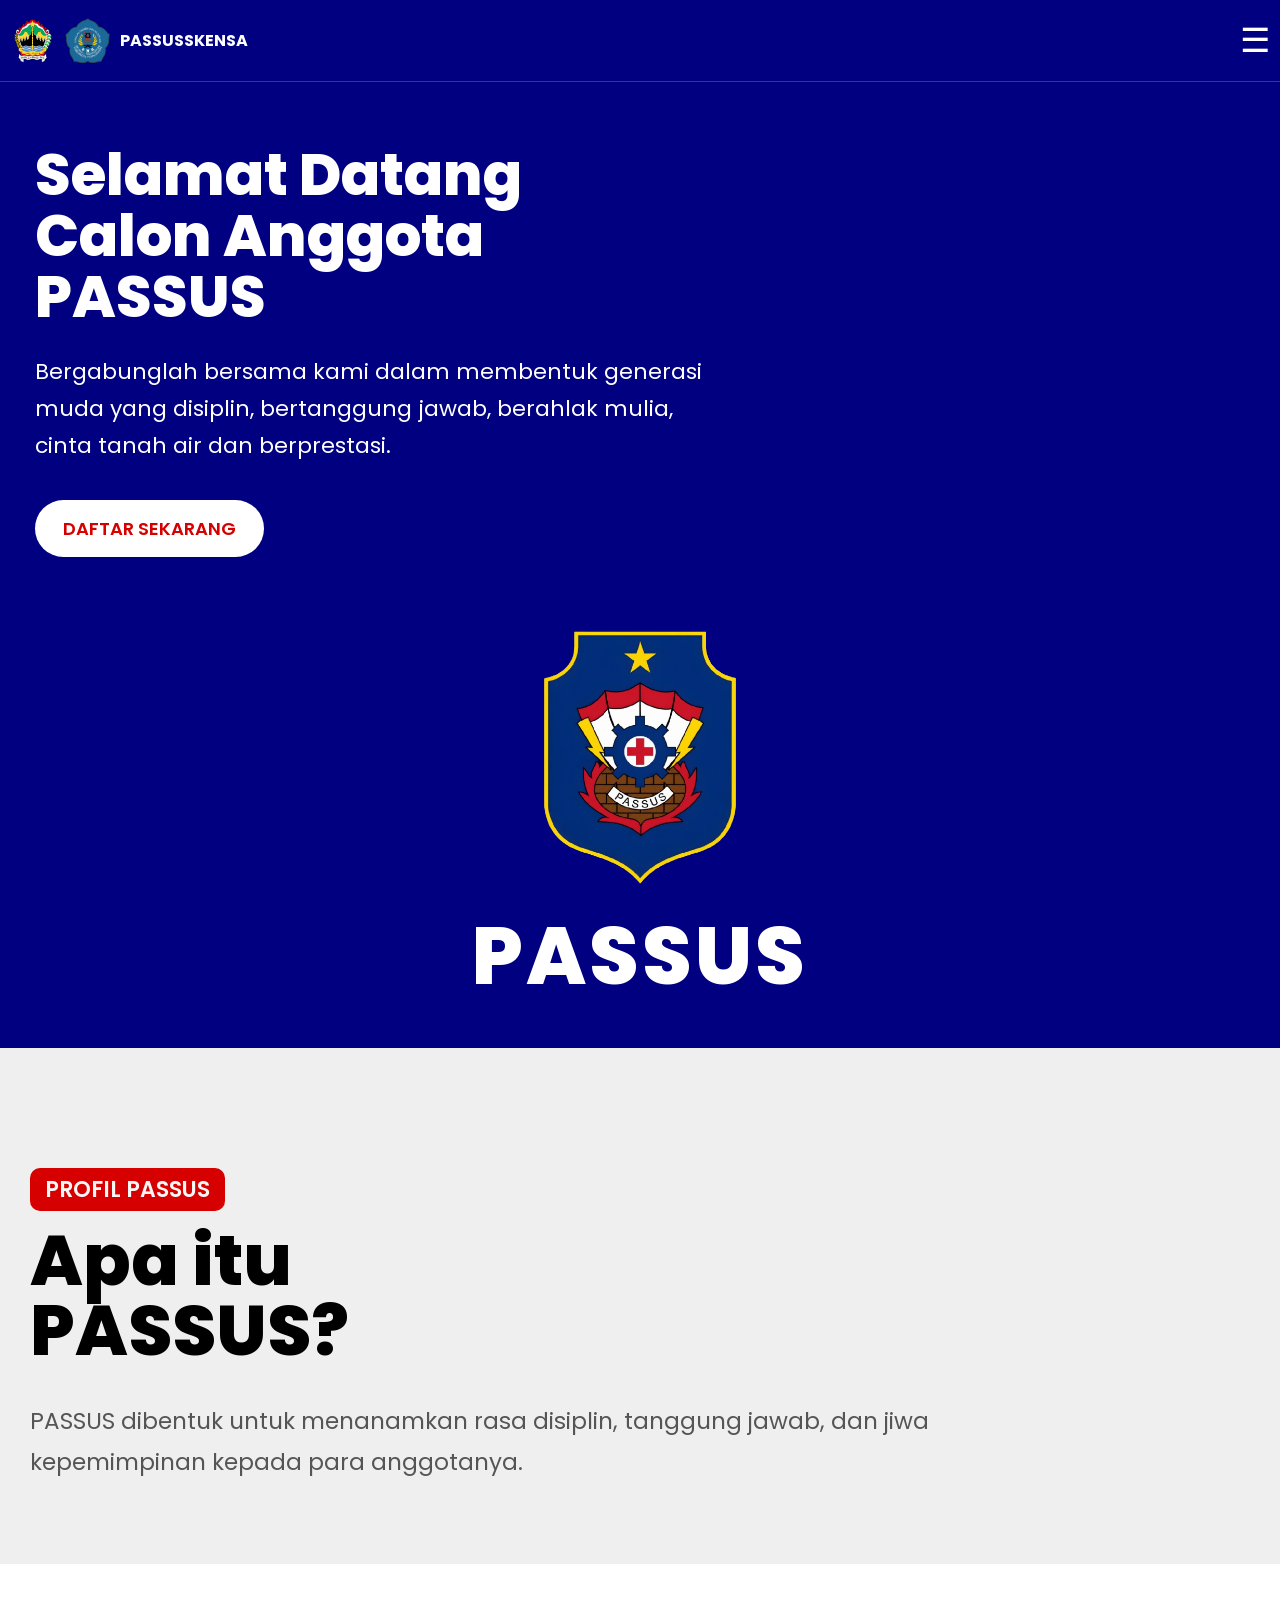
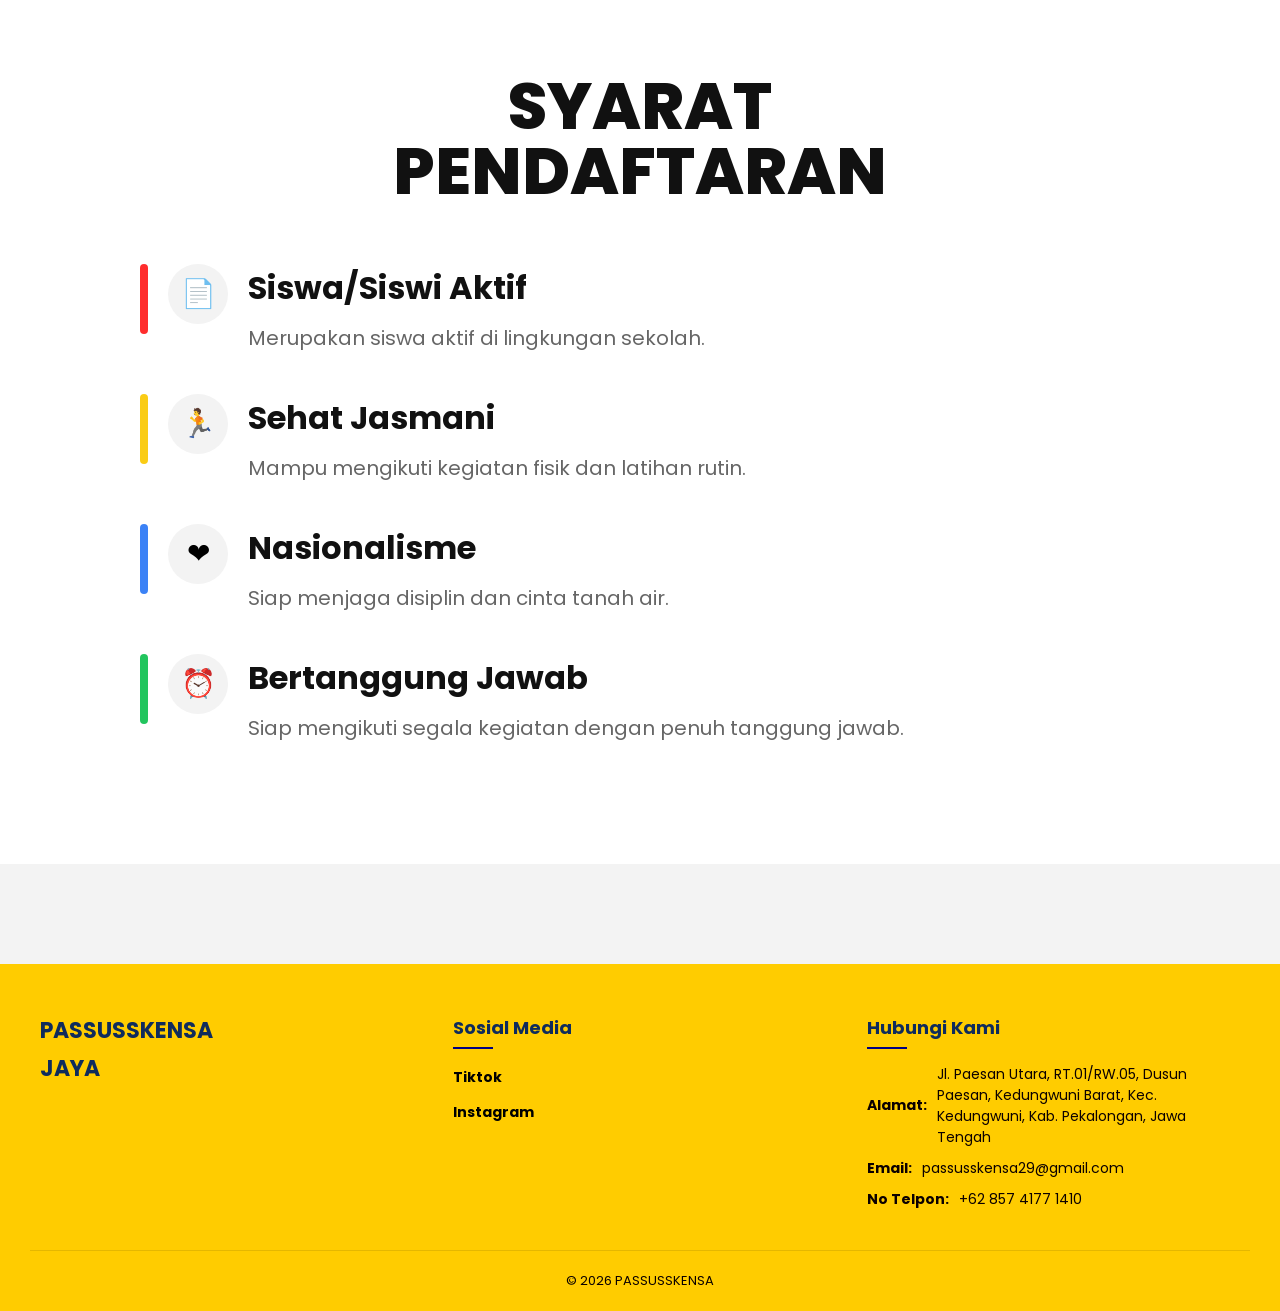
<file: index.html>
<!DOCTYPE html>
<html lang="id">
<head>
    <meta charset="UTF-8">
    <meta name="viewport" content="width=device-width, initial-scale=1.0">
    <title>PASSUS SMK N 1 KEDUNGWUNI</title>
    <link rel="icon" type="image/png" href="passus%20jaya.png">

    <link href="https://fonts.googleapis.com/css2?family=Poppins:wght@300;400;500;600;700;800&display=swap" rel="stylesheet">
    <link rel="stylesheet" href="index.css">
    <meta name="google-site-verification" content="caUVXoPwOkLXVb1HSlqrGOzvSjxLo1-HDxcSyRzNcL4" />
</head>

<body>

<div class="sidebar" id="sidebar">
    <div class="close-btn" onclick="closeMenu()">✕</div>
    <ul>
        <li><a href="#home">Home</a></li>
        <li><a href="#profil">Profil</a></li>
        <li><a href="#syarat">Syarat</a></li>
        <li><a href="login">Login Admin</a></li>
    </ul>
</div>

<header>
    <div class="logo-area">
        <img src="java.png" alt="Logo Kab">
        <img src="skensa.png" alt="Logo Sekolah">
        <div class="logo-text">
            <h3>PASSUSSKENSA</h3>
        </div>
    </div>

    <div class="menu-btn" onclick="openMenu()">☰</div>
</header>

<section class="hero" id="home">
    <h1>
        Selamat Datang<br>
        Calon Anggota<br>
        PASSUS
    </h1>

    <p>
        Bergabunglah bersama kami dalam membentuk generasi muda yang disiplin,
        bertanggung jawab, berahlak mulia, cinta tanah air dan berprestasi.
    </p>

    <div class="hero-buttons">
        <a href="daftar" class="btn-putih">
            DAFTAR SEKARANG
        </a>
    </div>

    <div class="logo-besar">
        <img src="passus jaya.png" alt="Logo Passus">
        <h1>PASSUS</h1>
    </div>
</section>

<section class="profil" id="profil">
    <div class="label">PROFIL PASSUS</div>

    <h2>
        Apa itu<br>
        PASSUS?
    </h2>

    <p>
        PASSUS dibentuk untuk menanamkan rasa disiplin, tanggung jawab,
        dan jiwa kepemimpinan kepada para anggotanya.
    </p>
</section>

<section class="syarat" id="syarat">

    <div class="syarat-header">
        <h2>
            SYARAT<br>
            PENDAFTARAN
        </h2>
    </div>

    <div class="syarat-list">

        <div class="syarat-item merah">
            <div class="garis"></div>
            <div class="icon">📄</div>

            <div class="isi">
                <h3>Siswa/Siswi Aktif</h3>
                <p>Merupakan siswa aktif di lingkungan sekolah.</p>
            </div>
        </div>

        <div class="syarat-item kuning">
            <div class="garis"></div>
            <div class="icon">🏃</div>

            <div class="isi">
                <h3>Sehat Jasmani</h3>
                <p>Mampu mengikuti kegiatan fisik dan latihan rutin.</p>
            </div>
        </div>

        <div class="syarat-item biru">
            <div class="garis"></div>
            <div class="icon">❤</div>

            <div class="isi">
                <h3>Nasionalisme</h3>
                <p>Siap menjaga disiplin dan cinta tanah air.</p>
            </div>
        </div>

        <div class="syarat-item hijau">
            <div class="garis"></div>
            <div class="icon">⏰</div>

            <div class="isi">
                <h3>Bertanggung Jawab</h3>
                <p>Siap mengikuti segala kegiatan dengan penuh tanggung jawab.</p>
            </div>
        </div>

    </div>
</section>

<footer>

    <div class="footer-container">

        <div class="footer-info">
            <h3>PASSUSSKENSA</h3>
            <h3>JAYA</h3>
        </div>

        <div class="footer-links">
            <h4>Sosial Media</h4>

            <ul>
                <li>
                    <a href="https://www.tiktok.com/@passusskensa?_r=1&_t=ZS-96RBIqBUyvM">
                        <strong>Tiktok</strong>
                    </a>
                </li>

                <li>
                    <a href="https://www.instagram.com/passusskensa?igsh=b3UyeTU0ZHU3bnky">
                        <strong>Instagram</strong>
                    </a>
                </li>
            </ul>
        </div>

        <div class="footer-contact">
            <h4>Hubungi Kami</h4>

            <p>
                <strong>Alamat:</strong>
                Jl. Paesan Utara, RT.01/RW.05,
                Dusun Paesan, Kedungwuni Barat,
                Kec. Kedungwuni,
                Kab. Pekalongan,
                Jawa Tengah
            </p>

            <p>
                <strong>Email:</strong>
                passusskensa29@gmail.com
            </p>

            <p>
                <strong>No Telpon:</strong>
                +62 857 4177 1410
            </p>
        </div>

    </div>

    <div class="footer-bottom">
        <p>
            &copy; <span id="tahun"></span> PASSUSSKENSA
        </p>
    </div>

</footer>

<script src="script.js"></script>

<script>
document.getElementById("tahun").textContent =
    new Date().getFullYear();
</script>

</body>
</html>
</file>
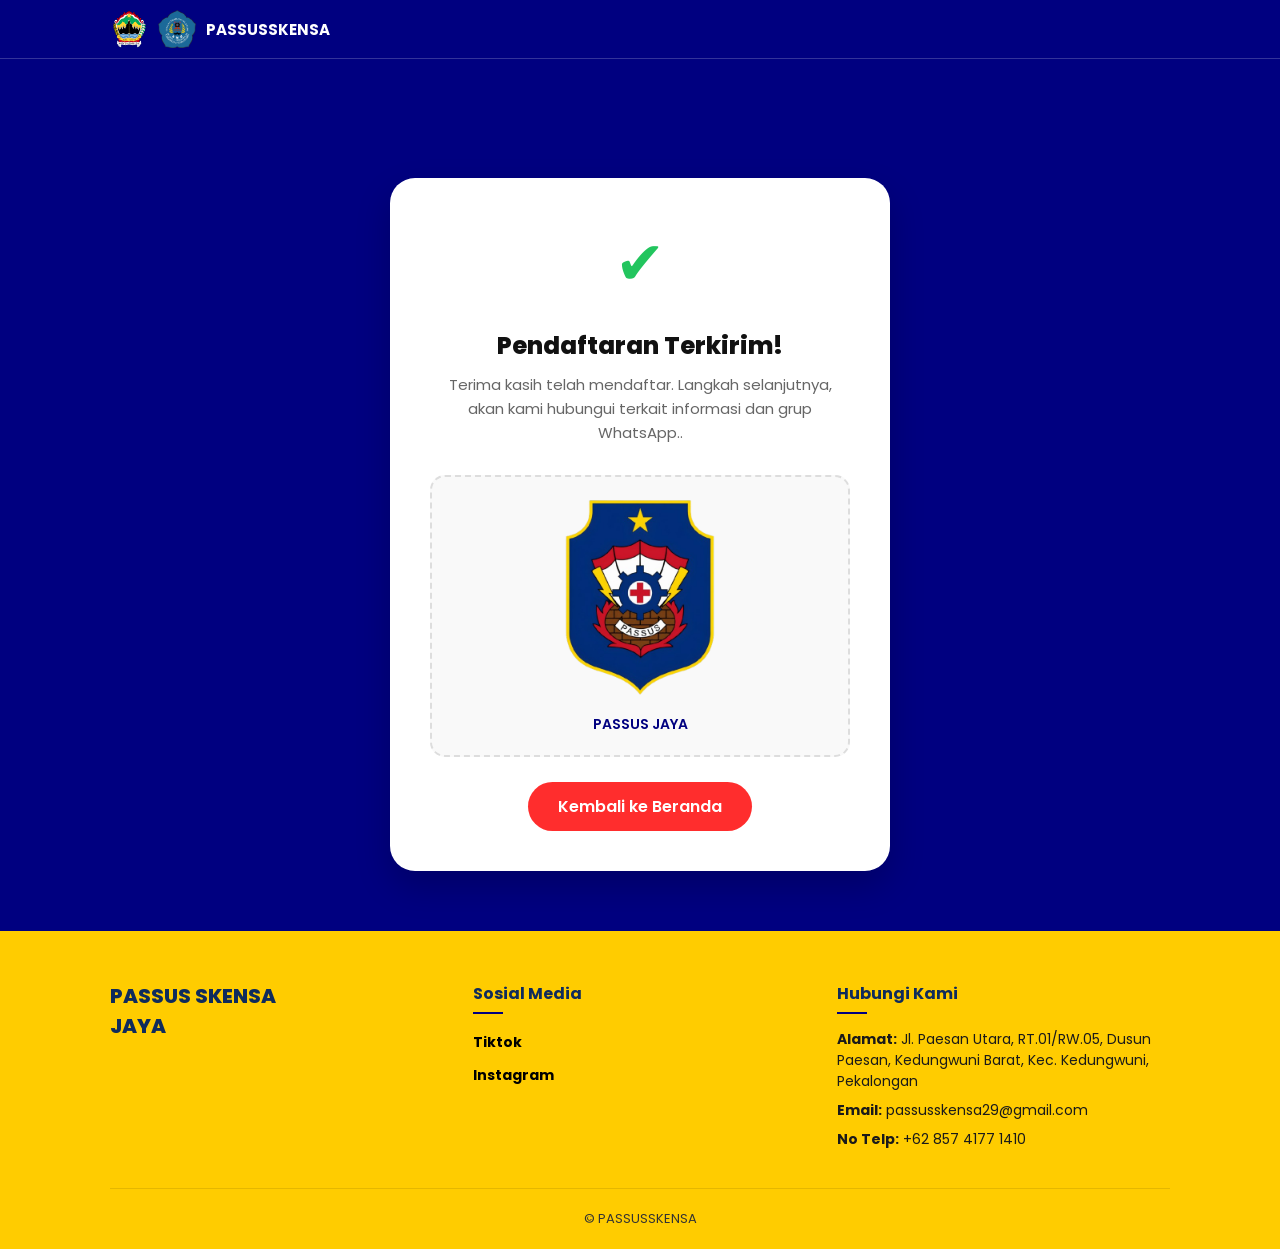
<file: konfirmasi.html>
<!DOCTYPE html>
<html lang="id">
<head>
    <meta charset="UTF-8">
    <meta name="viewport" content="width=device-width, initial-scale=1.0">
    <title>Pendaftaran Berhasil PASSUS SMK N 1 KEDUNGWUNI</title>
    <link rel="icon" type="image/png" href="passus%20jaya.png">

    <link href="https://fonts.googleapis.com/css2?family=Poppins:wght@300;400;500;600;700;800&display=swap" rel="stylesheet">
    <link rel="stylesheet" href="konfirmasi.css">
</head>
<body>
    <header>
        <div class="container">
            <a href="index.php" class="logo-area">
                <img src="java.png" alt="Logo Kab">
                <img src="skensa.png" alt="Logo Sekolah">
                <div class="logo-text">
                    <h3>PASSUSSKENSA</h3>
                </div>
            </a>
        </div>
    </header>

    <!-- CONTENT -->
    <main class="content">
        <div class="container" style="display: flex; justify-content: center;">
            <div class="card">
                <div class="success-icon">✔</div>
                <h1>Pendaftaran Terkirim!</h1>
                <p>Terima kasih telah mendaftar. Langkah selanjutnya, akan kami hubungui terkait informasi dan grup WhatsApp.</b>.</p>
                
                <div class="qr-area">
                    <img src="passus jaya.png" alt="QR Code Grup WhatsApp">
                    <span class="qr-label">PASSUS JAYA</span>
                </div>

                <a href="index" class="btn-home">Kembali ke Beranda</a>
            </div>
        </div>
    </main>

    <!-- FOOTER -->
    <footer>
        <div class="container">
            <div class="footer-container">
                <div class="footer-info">
                    <h3>PASSUS SKENSA</h3>
                    <h3>JAYA</h3>
                </div>
                <div class="footer-links">
                    <h4>Sosial Media</h4>
                    <ul>
                        <li><a href="https://www.tiktok.com/@passusskensa"><strong>Tiktok</strong></a></li>
                        <li><a href="https://www.instagram.com/passusskensa"><strong>Instagram</strong></a></li>
                    </ul>
                </div>
                <div class="footer-contact">
                    <h4>Hubungi Kami</h4>
                    <p><strong>Alamat:</strong> Jl. Paesan Utara, RT.01/RW.05, Dusun Paesan, Kedungwuni Barat, Kec. Kedungwuni, Pekalongan</p>
                    <p><strong>Email:</strong> passusskensa29@gmail.com</p>
                    <p><strong>No Telp:</strong> +62 857 4177 1410</p>
                </div>
            </div>
         <div class="footer-bottom">
    <p>&copy; <span id="tahun"></span> PASSUSSKENSA</p>
</div>
        </div>
    </footer>

    <script src="script.js"></script>
</body>
</html>
</file>
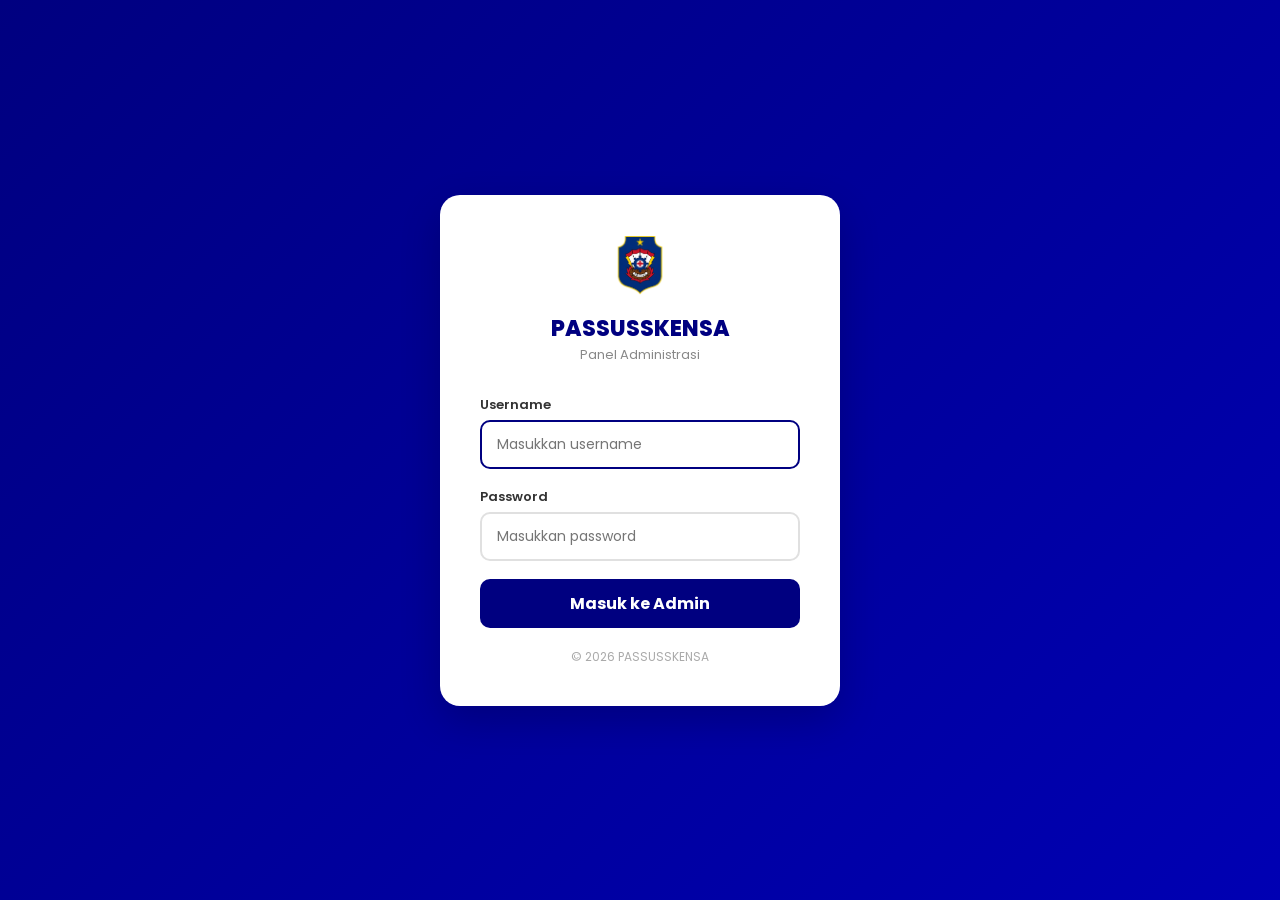
<file: login.html>
<!DOCTYPE html>
<html lang="id">
<head>
    <meta charset="UTF-8">
    <meta name="viewport" content="width=device-width, initial-scale=1.0">
    <title>Login Admin PASSUS SMK N 1 KEDUNGWUNI</title>
    <link rel="icon" type="image/png" href="passus%20jaya.png">


    <link href="https://fonts.googleapis.com/css2?family=Poppins:wght@300;400;500;600;700;800&display=swap" rel="stylesheet">
    <link rel="stylesheet" href="login.css">
</head>

<body>

<div class="login-card">

    <div class="logo">
        <img src="passus jaya.png" alt="Logo passus">
        
        <h2>PASSUSSKENSA</h2>
        <p>Panel Administrasi</p>
    </div>

    <div id="errorMsg" class="error-msg" style="display:none;"></div>

    <form id="loginForm">

        <div class="form-group">
            <label>Username</label>
            <input type="text" id="username" required placeholder="Masukkan username" autofocus>
        </div>

        <div class="form-group">
            <label>Password</label>
            <input type="password" id="password" required placeholder="Masukkan password">
        </div>

        <button type="submit" class="btn-login">
            Masuk ke Admin
        </button>

    </form>

    <div class="footer-login">
        &copy; <span id="tahun"></span> PASSUSSKENSA
    </div>

</div>

<script>
const form = document.getElementById("loginForm")
const errorMsg = document.getElementById("errorMsg")

form.addEventListener("submit", function(e) {
    e.preventDefault()

    const username = document.getElementById("username").value
    const password = document.getElementById("password").value

    if (username === "admin" && password === "passus123") {

        sessionStorage.setItem("adminLogin", "true")

        window.location.href = "admin"

    } else {

        errorMsg.style.display = "block"
        errorMsg.innerHTML = "Username atau password salah!"

    }
})

document.getElementById("tahun").textContent =
new Date().getFullYear()
</script>

</body>
</html>
</file>
<file: index.css>
* {
    margin: 0;
    padding: 0;
    box-sizing: border-box;
    font-family: 'Poppins', sans-serif;
}

body {
    overflow-x: hidden;
    background: #f3f3f3;
}

header {
    position: fixed;
    top: 0;
    left: 0;
    width: 100%;
    padding: 15px 10px;
    display: flex;
    justify-content: space-between;
    align-items: center;
    background: #000080;
    z-index: 1000;
    border-bottom: 1px solid rgba(255,255,255,0.2);
}

.logo-area {
    display: flex;
    align-items: center;
    gap: 10px;
}

.logo-area img {
    width: 45px;
    height: 45px;
    object-fit: contain;
}

.logo-text {
    color: white;
}

.logo-text h3 {
    font-size: 16px;
}

.menu-btn {
    font-size: 34px;
    color: white;
    cursor: pointer;
}

.sidebar {
    position: fixed;
    top: 0;
    right: -100%;
    width: 35%;
    height: 100vh;
    background: #c70000;
    z-index: 2000;
    padding: 25px;
    transition: 0.4s;
}

.sidebar.active {
    right: 0;
}

.close-btn {
    color: white;
    font-size: 40px;
    text-align: right;
    cursor: pointer;
}

.sidebar ul {
    margin-top: 40px;
    list-style: none;
}

.sidebar ul li {
    margin-bottom: 30px;
}

.sidebar ul li a {
    text-decoration: none;
    color: white;
    font-size: 25px;
    font-weight: 500;
}

@media (max-width: 768px) {
    .sidebar {
        width: 100%;
    }
}

.hero {
    width: 100%;
    background: #000080;
    color: white;
    padding: 70px 35px 50px;
    margin-top: 75px;
    position: relative;
}

.hero h1 {
    font-size: 58px;
    line-height: 1.05;
    font-weight: 800;
}

.hero p {
    margin-top: 25px;
    font-size: 22px;
    line-height: 1.7;
    max-width: 700px;
}

.hero-buttons {
    margin-top: 35px;
    display: flex;
    gap: 15px;
    flex-wrap: wrap;
}

.hero-buttons a {
    text-decoration: none;
    padding: 15px 28px;
    border-radius: 40px;
    font-weight: 600;
    font-size: 18px;
    transition: 0.3s;
}

.btn-putih {
    background: white;
    color: #d60000;
}

.btn-putih:hover {
    transform: scale(1.05);
    background: #f0f0f0;
}

.logo-besar {
    text-align: center;
    margin-top: 70px;
}

.logo-besar img {
    width: 260px;
    max-width: 80%;
}

.logo-besar h1 {
    margin-top: 20px;
    font-size: 80px;
    font-weight: 800;
    letter-spacing: 3px;
}

.profil {
    background: #efefef;
    padding: 80px 30px;
}

.profil-img {
    text-align: center;
}

.profil-img img {
    width: 420px;
    max-width: 100%;
}

.label {
    background-color: #d60000;
    color: hsl(0, 20%, 97%);
    font-size: 22px;
    font-weight: 600;
    margin-top: 40px;
    display: inline-block; 
    border-radius: 10px;
    padding: 5px 15px;
}

.profil h2 {
    font-size: 70px;
    line-height: 1;
    margin-top: 15px;
    font-weight: 800;
}

.profil p {
    margin-top: 35px;
    font-size: 23px;
    line-height: 1.8;
    color: #555;
    max-width: 900px;
}

.syarat {
    background: #ffffff;
    padding: 80px 30px;
}

.syarat-header {
    text-align: center;
}

.syarat-img {
    width: 420px;
    max-width: 100%;
}

.syarat-header h2 {
    margin-top: 30px;
    font-size: 65px;
    line-height: 1;
    font-weight: 800;
    color: #111;
}

.syarat-list {
    margin-top: 60px;
    max-width: 1000px;
    margin-left: auto;
    margin-right: auto;
}

.syarat-item {
    display: flex;
    align-items: flex-start;
    gap: 20px;
    margin-bottom: 40px;
}

.garis {
    width: 8px;
    height: 70px;
    border-radius: 20px;
    flex-shrink: 0;
}

.merah .garis { background: #ff2d2d; }
.kuning .garis { background: #facc15; }
.biru .garis { background: #3b82f6; }
.hijau .garis { background: #22c55e; }

.icon {
    width: 60px;
    height: 60px;
    border-radius: 50%;
    background: #f3f3f3;
    display: flex;
    justify-content: center;
    align-items: center;
    font-size: 28px;
    flex-shrink: 0;
}

.isi h3 {
    font-size: 32px;
    margin-bottom: 10px;
    color: #111;
}

.isi p {
    color: #666;
    font-size: 20px;
    line-height: 1.6;
}

footer {
    background: #ffcc00; 
    color: #1a1a1a; 
    padding: 50px 30px 20px;
    margin-top: 100px;
    position: relative;
}

.footer-container {
    max-width: 1200px;
    margin: 0 auto;
    display: grid;
    grid-template-columns: repeat(auto-fit, minmax(250px, 1fr));
    gap: 40px;
    margin-bottom: 30px;

}

.footer-info h3 {
    font-size: 22px;
    margin-bottom: 5px;
    color: #0f2b5c; 
}

.footer-info p {
    font-size: 14px;
    line-height: 1.6;
    color: #333333;
}

.footer-links h4, .footer-contact h4 {
    font-size: 18px;
    margin-bottom: 15px;
    position: relative;
    padding-bottom: 8px;
    color: #0f2b5c;}

.footer-links h4::after, .footer-contact h4::after {
    content: '';
    position: absolute;
    bottom: 0;
    left: 0;
    width: 40px;
    height: 2px;
    background: #000080;
}

.footer-links ul {
    list-style: none;
}

.footer-links ul li {
    margin-bottom: 10px;
}

.footer-links ul li a {
    color: #000000;
    text-decoration: none;
    transition: 0.3s;
    font-size: 14px;
}

.footer-links ul li a:hover {
    color: #000000; 
    padding-left: 5px;
}

.footer-contact p {
    font-size: 14px;
    color: #0c0000;
    margin-bottom: 10px;
    display: flex;
    align-items: center;
    gap: 10px;
}

.footer-bottom {
    text-align: center;
    padding-top: 20px;
    border-top: 1px solid rgba(0, 0, 0, 0.1);
    font-size: 13px;
    color: #0b0000;
}
@media (max-width: 768px) {

    header {
        padding: 15px;
    }

    .logo-area img {
        width: 40px;
        height: 40px;
    }

    .logo-text h3 {
        font-size: 16px;
    }

    .hero {
        padding: 100px 20px;
        text-align: center;
    }

    .hero h1 {
        font-size: 36px;
        line-height: 1.2;
    }

    .hero p {
        font-size: 14px;
    }

    .hero-buttons {
        flex-direction: column;
        gap: 10px;
    }

    .logo-besar img {
        width: 180px;
    }

    .profil,
    .syarat,
    .reg-hero {
        padding: 60px 20px;
    }

    .profil h2,
    .syarat h2,
    .reg-hero h1 {
        font-size: 30px;
    }

    .footer-container {
        flex-direction: column;
        gap: 25px;
    }

    .footer-info,
    .footer-links,
    .footer-contact {
        width: 100%;
    }

    .form-container {
        width: 95%;
        padding: 20px;
    }

    .table-wrapper {
        overflow-x: auto;
    }

    table {
        min-width: 1000px;
    }
}
ubahkan
</file>
<file: konfirmasi.css>
* {
    margin: 0;
    padding: 0;
    box-sizing: border-box;
    font-family: 'Poppins', sans-serif;
}

body {
    overflow-x: hidden;
    background: #f3f3f3;
    display: flex;
    flex-direction: column;
    min-height: 100vh;
}

.container {
    width: 100%;
    max-width: 1100px;
    margin: 0 auto;
    padding: 0 20px;
}

header {
    position: fixed;
    top: 0;
    left: 0;
    width: 100%;
    padding: 10px 0;
    background: #000080;
    z-index: 1000;
    border-bottom: 1px solid rgba(255,255,255,0.2);
}

header .container {
    display: flex;
    justify-content: space-between;
    align-items: center;
}

.logo-area {
    display: flex;
    align-items: center;
    gap: 10px;
    text-decoration: none;
}

.logo-area img {
    width: 38px;
    height: 38px;
    object-fit: contain;
}

.logo-text h3 {
    font-size: 15px;
    color: white;
}

.menu-btn {
    font-size: 28px;
    color: white;
    cursor: pointer;
}

.sidebar {
    position: fixed;
    top: 0;
    right: -100%;
    width: 280px;
    height: 100vh;
    background: #c70000;
    z-index: 2000;
    padding: 25px;
    transition: 0.4s;
}

.sidebar.active {
    right: 0;
}

.close-btn {
    color: white;
    font-size: 35px;
    text-align: right;
    cursor: pointer;
}

.sidebar ul {
    margin-top: 30px;
    list-style: none;
}

.sidebar ul li {
    margin-bottom: 20px;
}

.sidebar ul li a {
    text-decoration: none;
    color: white;
    font-size: 18px;
    font-weight: 500;
}

.content {
    flex: 1;
    display: flex;
    justify-content: center;
    align-items: center;
    padding: 120px 0 60px;
    background: #000080;
    margin-top: 58px;
}

.card {
    background: white;
    max-width: 500px;
    width: 100%;
    padding: 40px;
    border-radius: 25px;
    text-align: center;
    box-shadow: 0 15px 35px rgba(0,0,0,0.2);
}

.success-icon {
    font-size: 60px;
    color: #22c55e;
    margin-bottom: 20px;
}

.card h1 {
    font-size: 24px;
    color: #111;
    margin-bottom: 10px;
    font-weight: 800;
}

.card p {
    color: #666;
    font-size: 15px;
    line-height: 1.6;
    margin-bottom: 30px;
}

.qr-area {
    background: #f9f9f9;
    padding: 20px;
    border-radius: 15px;
    border: 2px dashed #ddd;
    margin-bottom: 25px;
}

.qr-area img {
    width: 200px;
    height: 200px;
    object-fit: cover;
    border-radius: 10px;
}

.qr-label {
    display: block;
    margin-top: 10px;
    font-weight: 600;
    color: #000080;
    font-size: 14px;
}

.btn-home {
    display: inline-block;
    text-decoration: none;
    padding: 12px 30px;
    background: #ff2d2d;
    color: white;
    border-radius: 50px;
    font-weight: 600;
    transition: 0.3s;
}

.btn-home:hover {
    background: #8b0000;
    transform: scale(1.05);
}

footer {
    background: #ffcc00; 
    color: #1a1a1a; 
    padding: 50px 0 20px;
}

.footer-container {
    display: grid;
    grid-template-columns: repeat(auto-fit, minmax(220px, 1fr));
    gap: 30px;
    margin-bottom: 30px;
    text-align: left;
}

.footer-info h3 {
    font-size: 20px;
    color: #0f2b5c; 
    font-weight: 800;
}

.footer-links h4, .footer-contact h4 {
    font-size: 16px;
    margin-bottom: 15px;
    position: relative;
    padding-bottom: 8px;
    color: #0f2b5c; 
}

.footer-links h4::after, .footer-contact h4::after {
    content: '';
    position: absolute;
    bottom: 0;
    left: 0;
    width: 30px;
    height: 2px;
    background: #000080;
}

.footer-links ul {
    list-style: none;
}

.footer-links ul li {
    margin-bottom: 8px;
}

.footer-links ul li a {
    color: #000000;
    text-decoration: none;
    transition: 0.3s;
    font-size: 14px;
}

.footer-links ul li a:hover {
    padding-left: 5px;
}

.footer-contact p {
    font-size: 14px;
    color: #1a1a1a;
    margin-bottom: 8px;
}

.footer-bottom {
    text-align: center;
    padding-top: 20px;
    border-top: 1px solid rgba(0, 0, 0, 0.1);
    font-size: 13px;
    color: #333;
}

@media (max-width: 480px) {
    .card { padding: 30px 20px; }
    .card h1 { font-size: 20px; }
}
@media (max-width: 768px) {

    header {
        padding: 15px;
    }

    .logo-area img {
        width: 40px;
        height: 40px;
    }

    .logo-text h3 {
        font-size: 16px;
    }

    .hero {
        padding: 100px 20px;
        text-align: center;
    }

    .hero h1 {
        font-size: 36px;
        line-height: 1.2;
    }

    .hero p {
        font-size: 14px;
    }

    .hero-buttons {
        flex-direction: column;
        gap: 10px;
    }

    .logo-besar img {
        width: 180px;
    }

    .profil,
    .syarat,
    .reg-hero {
        padding: 60px 20px;
    }

    .profil h2,
    .syarat h2,
    .reg-hero h1 {
        font-size: 30px;
    }

    .footer-container {
        flex-direction: column;
        gap: 25px;
    }

    .footer-info,
    .footer-links,
    .footer-contact {
        width: 100%;
    }

    .form-container {
        width: 95%;
        padding: 20px;
    }

    .table-wrapper {
        overflow-x: auto;
    }

    table {
        min-width: 1000px;
    }
}
</file>
<file: login.css>
* {
    margin: 0;
    padding: 0;
    box-sizing: border-box;
    font-family: 'Poppins', sans-serif;
}
body {
    min-height: 100vh;
    display: flex;
    align-items: center;
    justify-content: center;
    background: linear-gradient(135deg, #000080 0%, #0000b3 100%);
}
.login-card {
    background: white;
    padding: 40px;
    border-radius: 20px;
    box-shadow: 0 15px 40px rgba(0,0,0,0.2);
    width: 100%;
    max-width: 400px;
    margin: 20px;
}
.login-card .logo {
    text-align: center;
    margin-bottom: 30px;
}
.login-card .logo img {
    width: 60px;
    height: 60px;
}
.login-card .logo h2 {
    font-size: 22px;
    color: #000080;
    margin-top: 10px;
    font-weight: 800;
}
.login-card .logo p {
    font-size: 13px;
    color: #888;
}
.form-group {
    margin-bottom: 18px;
}
.form-group label {
    display: block;
    font-size: 13px;
    font-weight: 600;
    margin-bottom: 5px;
    color: #333;
}
.form-group input {
    width: 100%;
    padding: 12px 15px;
    border: 2px solid #e0e0e0;
    border-radius: 10px;
    font-size: 14px;
    transition: 0.3s;
    outline: none;
}
.form-group input:focus {
    border-color: #000080;
}
.btn-login {
    width: 100%;
    padding: 12px;
    background: #000080;
    color: white;
    border: none;
    border-radius: 10px;
    font-size: 16px;
    font-weight: 700;
    cursor: pointer;
    transition: 0.3s;
}
.btn-login:hover {
    background: #0000b3;
    transform: translateY(-2px);
}
.error-msg {
    background: #ffe0e0;
    color: #c00;
    padding: 10px 15px;
    border-radius: 8px;
    font-size: 13px;
    font-weight: 500;
    margin-bottom: 15px;
    text-align: center;
}
.footer-login {
    text-align: center;
    margin-top: 20px;
    font-size: 12px;
    color: #aaa;
}
@media (max-width: 768px) {

    header {
        padding: 15px;
    }

    .logo-area img {
        width: 40px;
        height: 40px;
    }

    .logo-text h3 {
        font-size: 16px;
    }

    .hero {
        padding: 100px 20px;
        text-align: center;
    }

    .hero h1 {
        font-size: 36px;
        line-height: 1.2;
    }

    .hero p {
        font-size: 14px;
    }

    .hero-buttons {
        flex-direction: column;
        gap: 10px;
    }

    .logo-besar img {
        width: 180px;
    }

    .profil,
    .syarat,
    .reg-hero {
        padding: 60px 20px;
    }

    .profil h2,
    .syarat h2,
    .reg-hero h1 {
        font-size: 30px;
    }

    .footer-container {
        flex-direction: column;
        gap: 25px;
    }

    .footer-info,
    .footer-links,
    .footer-contact {
        width: 100%;
    }

    .form-container {
        width: 95%;
        padding: 20px;
    }

    .table-wrapper {
        overflow-x: auto;
    }

    table {
        min-width: 1000px;
    }
}
</file>
